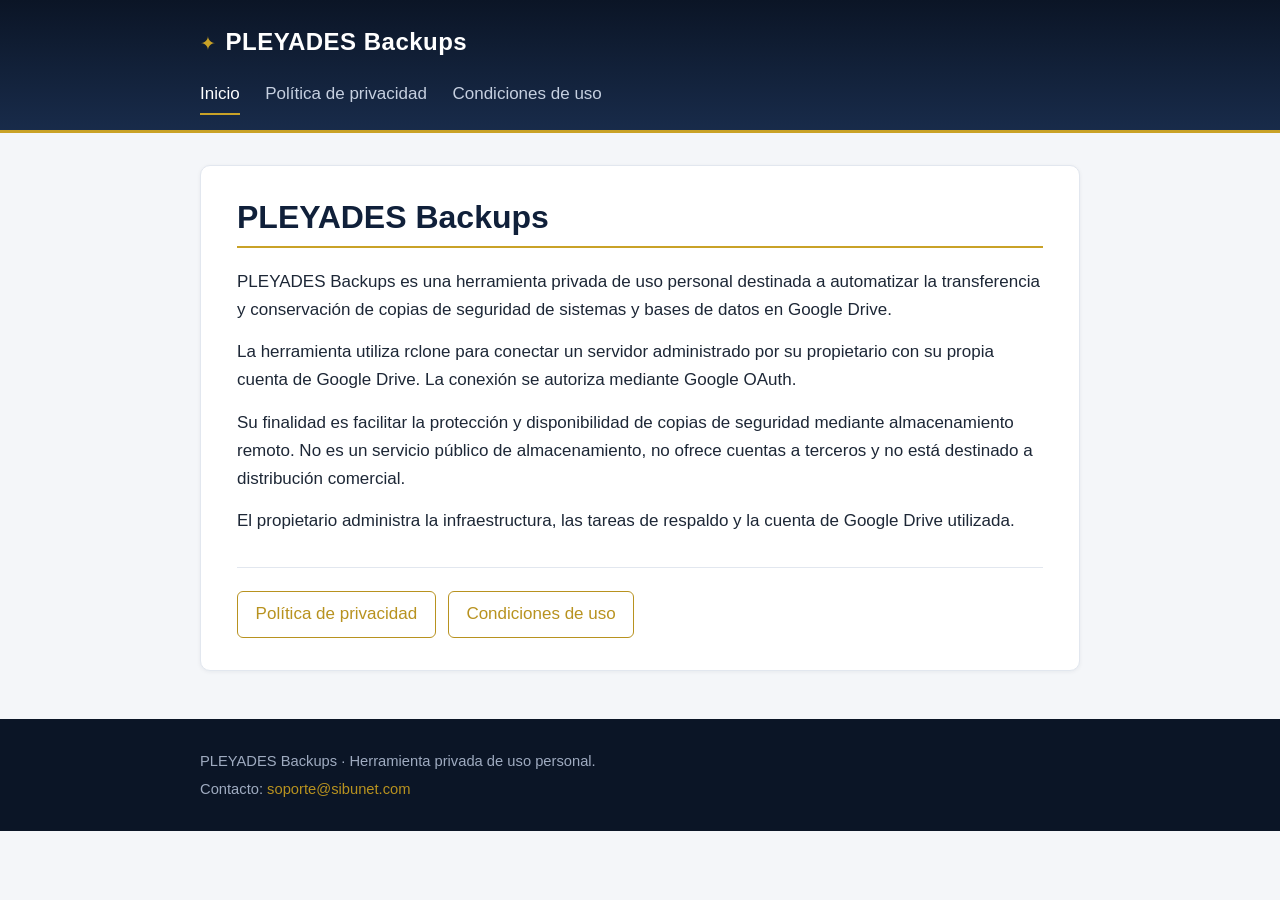
<file: index.html>
<!DOCTYPE html>
<html lang="es">
<head>
  <meta charset="UTF-8">
  <meta name="viewport" content="width=device-width, initial-scale=1.0">
  <title>PLEYADES Backups</title>
  <meta name="description" content="PLEYADES Backups: herramienta privada de uso personal para automatizar copias de seguridad hacia Google Drive mediante rclone.">
  <link rel="stylesheet" href="styles.css">
</head>
<body>
  <header class="site-header">
    <div class="site-header-inner">
      <a class="brand" href="index.html">
        <span class="brand-mark" aria-hidden="true">✦</span>
        <span class="brand-name">PLEYADES Backups</span>
      </a>
    </div>
    <nav class="site-nav" aria-label="Navegación principal">
      <a href="index.html" aria-current="page">Inicio</a>
      <a href="privacy.html">Política de privacidad</a>
      <a href="terms.html">Condiciones de uso</a>
    </nav>
  </header>

  <main class="main">
    <article class="article-card">
      <h1>PLEYADES Backups</h1>

      <p>PLEYADES Backups es una herramienta privada de uso personal destinada a automatizar la transferencia y conservación de copias de seguridad de sistemas y bases de datos en Google Drive.</p>

      <p>La herramienta utiliza rclone para conectar un servidor administrado por su propietario con su propia cuenta de Google Drive. La conexión se autoriza mediante Google OAuth.</p>

      <p>Su finalidad es facilitar la protección y disponibilidad de copias de seguridad mediante almacenamiento remoto. No es un servicio público de almacenamiento, no ofrece cuentas a terceros y no está destinado a distribución comercial.</p>

      <p>El propietario administra la infraestructura, las tareas de respaldo y la cuenta de Google Drive utilizada.</p>

      <nav class="doc-links" aria-label="Documentos del sitio">
        <a href="privacy.html">Política de privacidad</a>
        <a href="terms.html">Condiciones de uso</a>
      </nav>
    </article>
  </main>

  <footer class="site-footer">
    <div class="site-footer-inner">
      <p>PLEYADES Backups · Herramienta privada de uso personal.</p>
      <p>Contacto: <a href="mailto:soporte@sibunet.com">soporte@sibunet.com</a></p>
    </div>
  </footer>
</body>
</html>
</file>
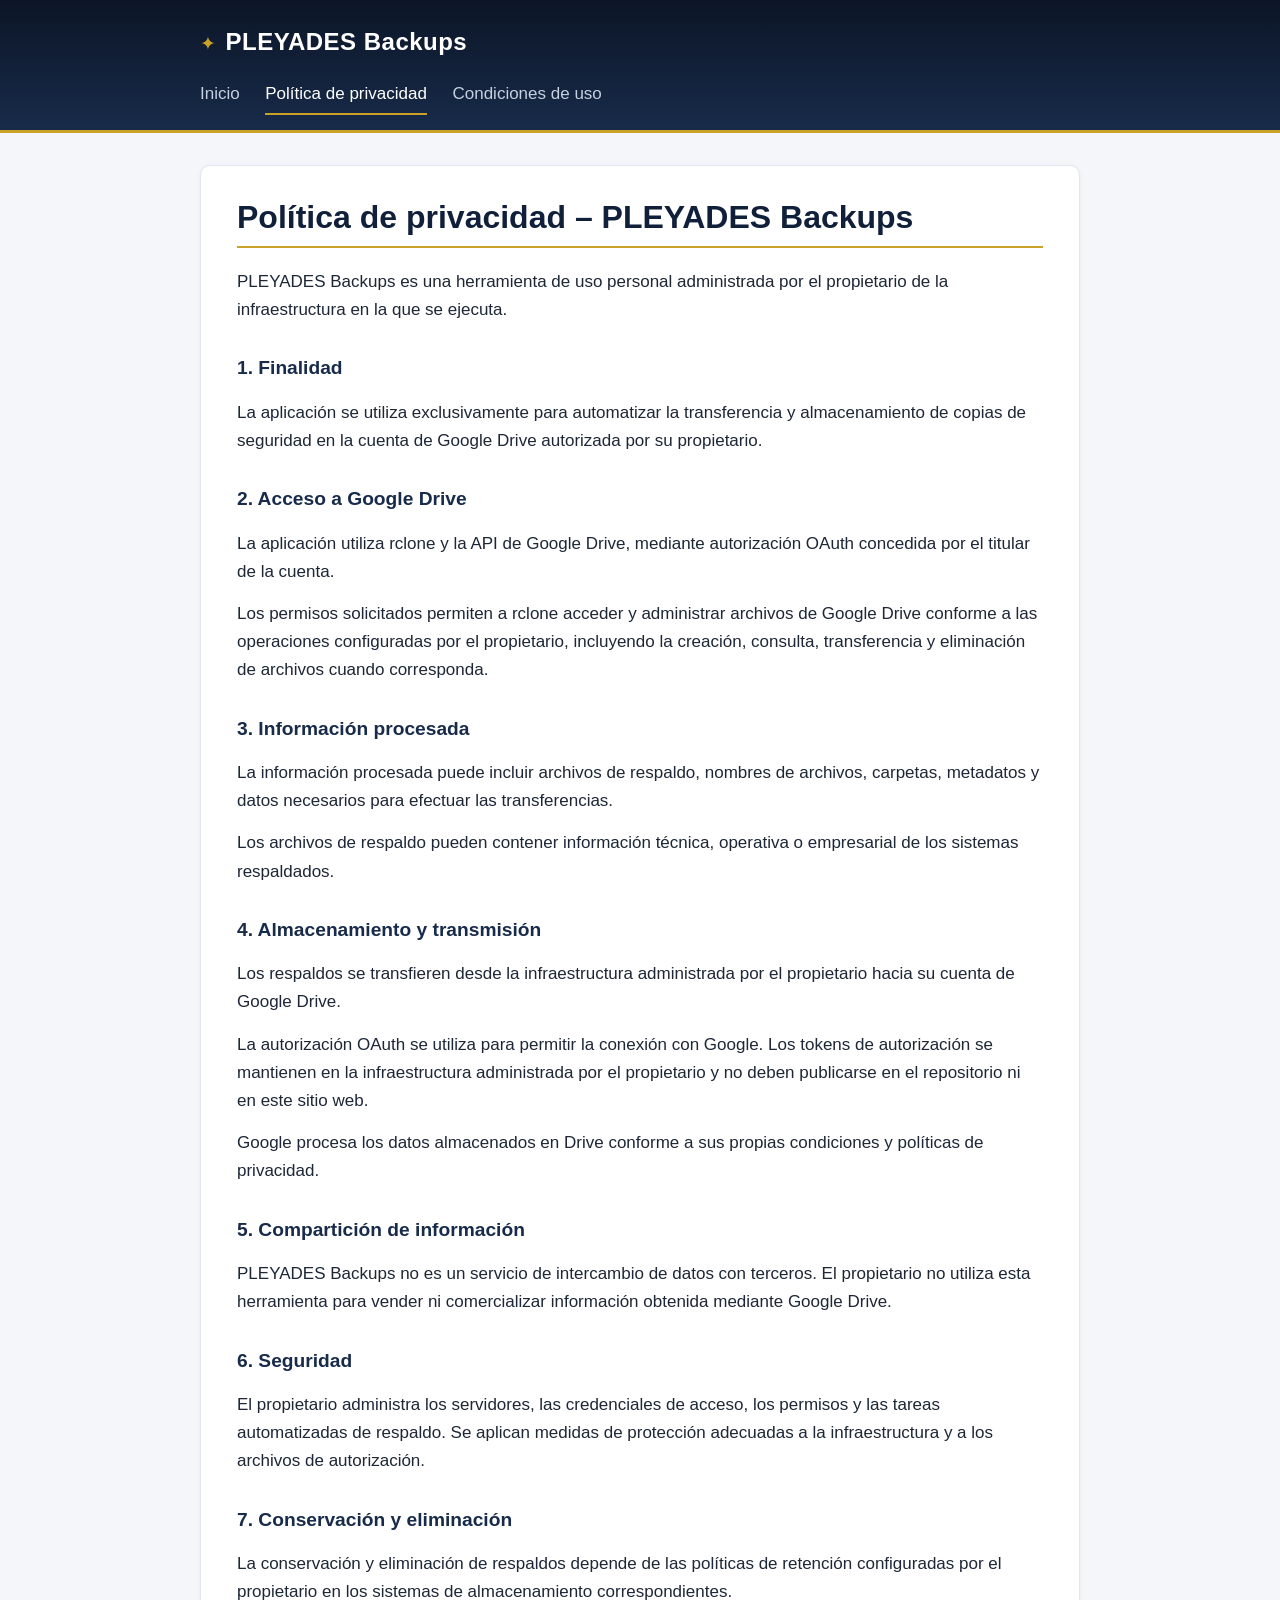
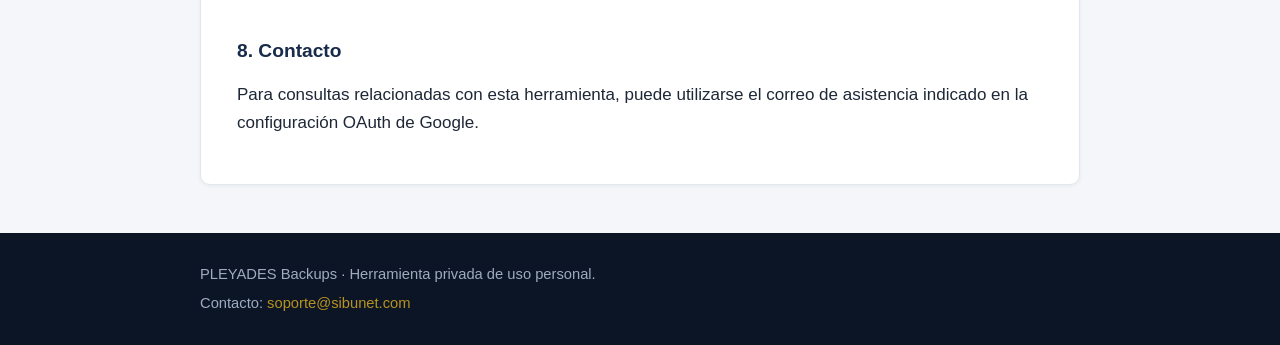
<file: privacy.html>
<!DOCTYPE html>
<html lang="es">
<head>
  <meta charset="UTF-8">
  <meta name="viewport" content="width=device-width, initial-scale=1.0">
  <title>Política de privacidad – PLEYADES Backups</title>
  <meta name="description" content="Política de privacidad de PLEYADES Backups, herramienta privada de uso personal para respaldos en Google Drive.">
  <link rel="stylesheet" href="styles.css">
</head>
<body>
  <header class="site-header">
    <div class="site-header-inner">
      <a class="brand" href="index.html">
        <span class="brand-mark" aria-hidden="true">✦</span>
        <span class="brand-name">PLEYADES Backups</span>
      </a>
    </div>
    <nav class="site-nav" aria-label="Navegación principal">
      <a href="index.html">Inicio</a>
      <a href="privacy.html" aria-current="page">Política de privacidad</a>
      <a href="terms.html">Condiciones de uso</a>
    </nav>
  </header>

  <main class="main">
    <article class="article-card">
      <h1>Política de privacidad – PLEYADES Backups</h1>

      <p>PLEYADES Backups es una herramienta de uso personal administrada por el propietario de la infraestructura en la que se ejecuta.</p>

      <section>
        <h2>1. Finalidad</h2>
        <p>La aplicación se utiliza exclusivamente para automatizar la transferencia y almacenamiento de copias de seguridad en la cuenta de Google Drive autorizada por su propietario.</p>
      </section>

      <section>
        <h2>2. Acceso a Google Drive</h2>
        <p>La aplicación utiliza rclone y la API de Google Drive, mediante autorización OAuth concedida por el titular de la cuenta.</p>
        <p>Los permisos solicitados permiten a rclone acceder y administrar archivos de Google Drive conforme a las operaciones configuradas por el propietario, incluyendo la creación, consulta, transferencia y eliminación de archivos cuando corresponda.</p>
      </section>

      <section>
        <h2>3. Información procesada</h2>
        <p>La información procesada puede incluir archivos de respaldo, nombres de archivos, carpetas, metadatos y datos necesarios para efectuar las transferencias.</p>
        <p>Los archivos de respaldo pueden contener información técnica, operativa o empresarial de los sistemas respaldados.</p>
      </section>

      <section>
        <h2>4. Almacenamiento y transmisión</h2>
        <p>Los respaldos se transfieren desde la infraestructura administrada por el propietario hacia su cuenta de Google Drive.</p>
        <p>La autorización OAuth se utiliza para permitir la conexión con Google. Los tokens de autorización se mantienen en la infraestructura administrada por el propietario y no deben publicarse en el repositorio ni en este sitio web.</p>
        <p>Google procesa los datos almacenados en Drive conforme a sus propias condiciones y políticas de privacidad.</p>
      </section>

      <section>
        <h2>5. Compartición de información</h2>
        <p>PLEYADES Backups no es un servicio de intercambio de datos con terceros. El propietario no utiliza esta herramienta para vender ni comercializar información obtenida mediante Google Drive.</p>
      </section>

      <section>
        <h2>6. Seguridad</h2>
        <p>El propietario administra los servidores, las credenciales de acceso, los permisos y las tareas automatizadas de respaldo. Se aplican medidas de protección adecuadas a la infraestructura y a los archivos de autorización.</p>
      </section>

      <section>
        <h2>7. Conservación y eliminación</h2>
        <p>La conservación y eliminación de respaldos depende de las políticas de retención configuradas por el propietario en los sistemas de almacenamiento correspondientes.</p>
      </section>

      <section>
        <h2>8. Contacto</h2>
        <p>Para consultas relacionadas con esta herramienta, puede utilizarse el correo de asistencia indicado en la configuración OAuth de Google.</p>
      </section>
    </article>
  </main>

  <footer class="site-footer">
    <div class="site-footer-inner">
      <p>PLEYADES Backups · Herramienta privada de uso personal.</p>
      <p>Contacto: <a href="mailto:soporte@sibunet.com">soporte@sibunet.com</a></p>
    </div>
  </footer>
</body>
</html>
</file>
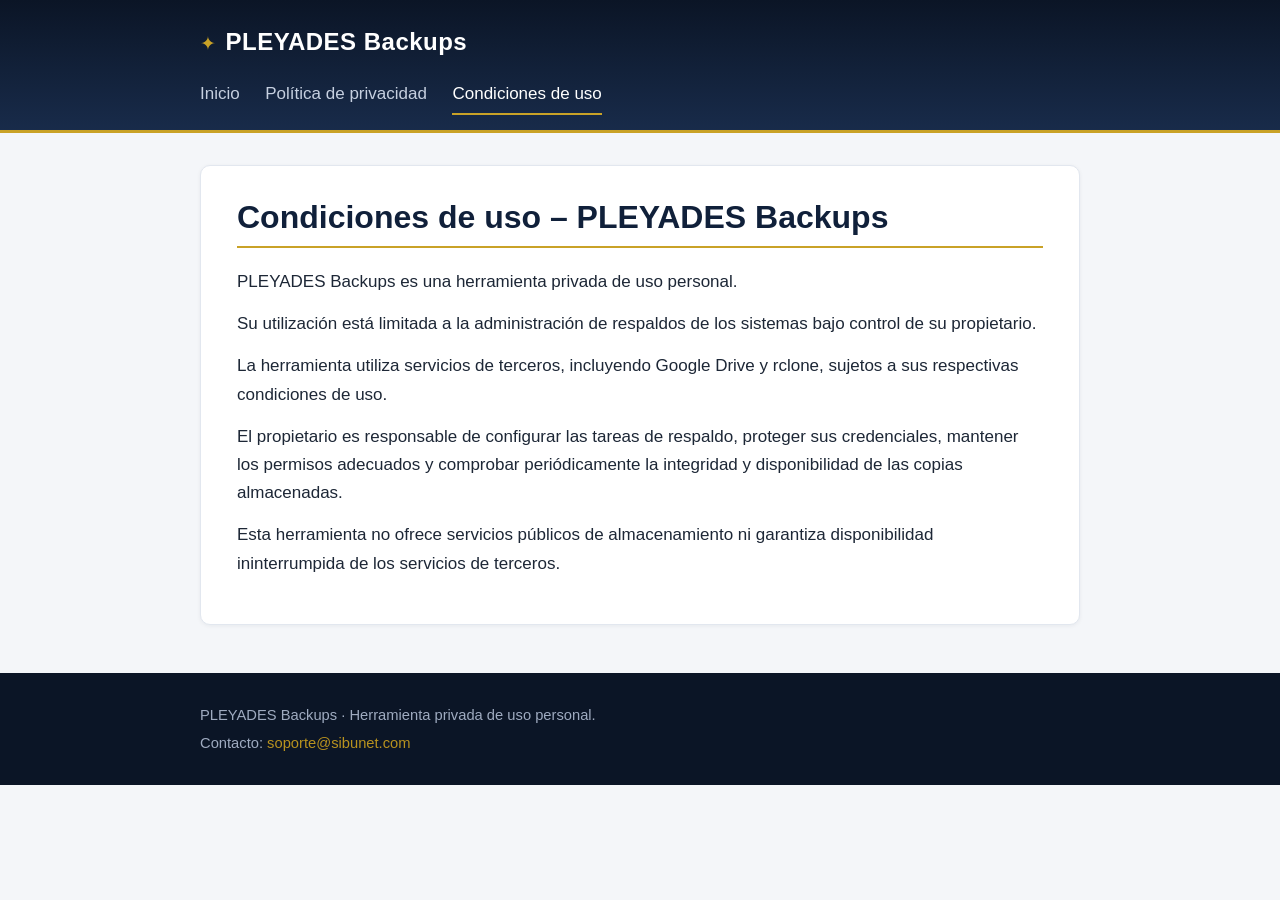
<file: terms.html>
<!DOCTYPE html>
<html lang="es">
<head>
  <meta charset="UTF-8">
  <meta name="viewport" content="width=device-width, initial-scale=1.0">
  <title>Condiciones de uso – PLEYADES Backups</title>
  <meta name="description" content="Condiciones de uso de PLEYADES Backups, herramienta privada de uso personal para respaldos en Google Drive.">
  <link rel="stylesheet" href="styles.css">
</head>
<body>
  <header class="site-header">
    <div class="site-header-inner">
      <a class="brand" href="index.html">
        <span class="brand-mark" aria-hidden="true">✦</span>
        <span class="brand-name">PLEYADES Backups</span>
      </a>
    </div>
    <nav class="site-nav" aria-label="Navegación principal">
      <a href="index.html">Inicio</a>
      <a href="privacy.html">Política de privacidad</a>
      <a href="terms.html" aria-current="page">Condiciones de uso</a>
    </nav>
  </header>

  <main class="main">
    <article class="article-card">
      <h1>Condiciones de uso – PLEYADES Backups</h1>

      <p>PLEYADES Backups es una herramienta privada de uso personal.</p>

      <p>Su utilización está limitada a la administración de respaldos de los sistemas bajo control de su propietario.</p>

      <p>La herramienta utiliza servicios de terceros, incluyendo Google Drive y rclone, sujetos a sus respectivas condiciones de uso.</p>

      <p>El propietario es responsable de configurar las tareas de respaldo, proteger sus credenciales, mantener los permisos adecuados y comprobar periódicamente la integridad y disponibilidad de las copias almacenadas.</p>

      <p>Esta herramienta no ofrece servicios públicos de almacenamiento ni garantiza disponibilidad ininterrumpida de los servicios de terceros.</p>
    </article>
  </main>

  <footer class="site-footer">
    <div class="site-footer-inner">
      <p>PLEYADES Backups · Herramienta privada de uso personal.</p>
      <p>Contacto: <a href="mailto:soporte@sibunet.com">soporte@sibunet.com</a></p>
    </div>
  </footer>
</body>
</html>
</file>
<file: styles.css>
/* PLEYADES Backups — estilos del sitio */
:root {
  --navy-950: #0b1526;
  --navy-900: #10203a;
  --navy-800: #182b4a;
  --gold: #c9a227;
  --gold-strong: #b8921f;
  --ink: #1d2736;
  --muted: #5c6775;
  --line: #e2e7ef;
  --bg: #f4f6f9;
  --card: #ffffff;
}

* {
  box-sizing: border-box;
}

html {
  -webkit-text-size-adjust: 100%;
}

body {
  margin: 0;
  font-family: -apple-system, BlinkMacSystemFont, "Segoe UI", Roboto, Helvetica, Arial, sans-serif;
  font-size: 17px;
  line-height: 1.65;
  color: var(--ink);
  background-color: var(--bg);
}

a {
  color: var(--gold-strong);
  text-decoration: none;
}

a:hover {
  text-decoration: underline;
}

/* Cabecera */
.site-header {
  background: linear-gradient(180deg, var(--navy-950) 0%, var(--navy-800) 100%);
  color: #ffffff;
  border-bottom: 3px solid var(--gold);
}

.site-header-inner {
  max-width: 920px;
  margin: 0 auto;
  padding: 1.4rem 1.25rem 0.5rem;
}

.brand {
  display: inline-flex;
  align-items: baseline;
  gap: 0.6rem;
  color: #ffffff;
}

.brand:hover {
  text-decoration: none;
}

.brand-mark {
  color: var(--gold);
  font-size: 1.1em;
}

.brand-name {
  font-size: 1.5rem;
  font-weight: 600;
  letter-spacing: 0.02em;
}

.site-nav {
  max-width: 920px;
  margin: 0 auto;
  padding: 0.35rem 1.25rem 0.9rem;
  display: flex;
  flex-wrap: wrap;
  gap: 0.4rem 1.6rem;
}

.site-nav a {
  color: #c6d0e0;
  padding: 0.3rem 0;
  border-bottom: 2px solid transparent;
}

.site-nav a:hover {
  color: #ffffff;
  text-decoration: none;
}

.site-nav a[aria-current="page"] {
  color: #ffffff;
  border-bottom-color: var(--gold);
}

/* Contenido */
.main {
  max-width: 920px;
  margin: 0 auto;
  padding: 2rem 1.25rem 3rem;
}

.article-card {
  background: var(--card);
  border: 1px solid var(--line);
  border-radius: 10px;
  padding: 2rem 2.25rem;
  box-shadow: 0 1px 4px rgba(16, 32, 58, 0.06);
}

h1 {
  margin: 0 0 1.25rem;
  font-size: 2rem;
  line-height: 1.2;
  color: var(--navy-900);
  padding-bottom: 0.6rem;
  border-bottom: 2px solid var(--gold);
}

h2 {
  margin: 1.8rem 0 0.5rem;
  font-size: 1.2rem;
  color: var(--navy-800);
}

.article-card > p:first-of-type {
  margin-top: 0;
}

p {
  margin: 0.9rem 0;
}

/* Enlaces a documentos en la portada */
.doc-links {
  display: flex;
  flex-wrap: wrap;
  gap: 0.75rem;
  margin-top: 2rem;
  padding-top: 1.4rem;
  border-top: 1px solid var(--line);
}

.doc-links a {
  display: inline-block;
  padding: 0.55rem 1.1rem;
  border: 1px solid var(--gold-strong);
  border-radius: 6px;
  color: var(--gold-strong);
  font-weight: 500;
}

.doc-links a:hover {
  background: var(--gold);
  color: #ffffff;
  border-color: var(--gold);
  text-decoration: none;
}

/* Pie */
.site-footer {
  background: var(--navy-950);
  color: #9fabc0;
  font-size: 0.92rem;
}

.site-footer-inner {
  max-width: 920px;
  margin: 0 auto;
  padding: 1.6rem 1.25rem;
}

.site-footer p {
  margin: 0.25rem 0;
}

/* Responsive */
@media (max-width: 640px) {
  body {
    font-size: 16px;
  }

  .brand-name {
    font-size: 1.25rem;
  }

  .article-card {
    padding: 1.4rem 1.25rem;
  }

  h1 {
    font-size: 1.55rem;
  }
}
</file>
